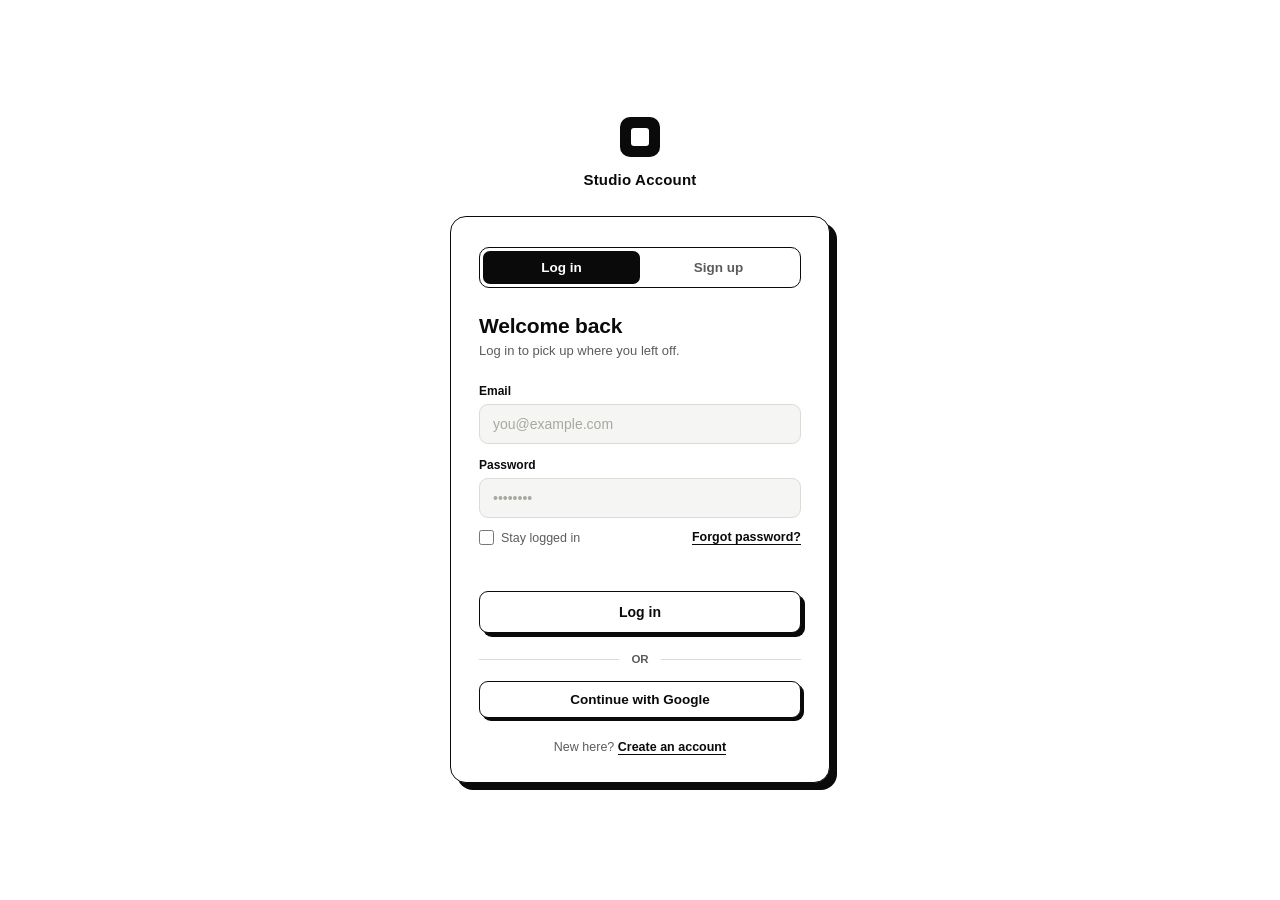
<file: Login Page/Login page.html>
<!DOCTYPE html>
<html lang="en">
<head>
    <meta charset="UTF-8">
    <meta name="viewport" content="width=device-width, initial-scale=1.0">
    <title>Document</title>
    <link rel="stylesheet" href="login page style.css"></link>
</head>
<body>

<div class="wrap">

  <div class="brand">
    <div class="brand-mark"></div>
    <h1>Studio Account</h1>
  </div>

  <div class="card">

    <div class="tabs" id="tabs">
      <div class="slider"></div>
      <button type="button" class="active" data-tab="login">Log in</button>
      <button type="button" data-tab="signup">Sign up</button>
    </div>

    <!-- LOGIN -->
    <div class="panel active" id="panel-login">
      <div style="width:100%">
        <h2>Welcome back</h2>
        <p class="subtitle">Log in to pick up where you left off.</p>

        <form id="form-login" novalidate>
          <div class="field">
            <label for="login-email">Email</label>
            <input type="email" id="login-email" placeholder="you@example.com" required>
          </div>
          <div class="field">
            <label for="login-password">Password</label>
            <input type="password" id="login-password" placeholder="••••••••" required>
          </div>
          <div class="row-between">
            <label class="remember">
              <input type="checkbox"> Stay logged in
            </label>
            <a href="#" class="link">Forgot password?</a>
          </div>
          <div class="error" id="login-error"></div>
          <button type="submit" class="btn-primary">Log in</button>
        </form>

        <div class="divider">OR</div>

        <button type="button" class="btn-secondary">Continue with Google</button>

        <p class="foot">New here? <a href="#" class="link" data-switch="signup">Create an account</a></p>
      </div>
    </div>

    <!-- SIGNUP -->
    <div class="panel" id="panel-signup">
      <div style="width:100%">
        <h2>Create your account</h2>
        <p class="subtitle">Takes less than a minute to get started.</p>

        <form id="form-signup" novalidate>
          <div class="field">
            <label for="signup-name">Full name</label>
            <input type="text" id="signup-name" placeholder="Jordan Lee" required>
          </div>
          <div class="field">
            <label for="signup-email">Email</label>
            <input type="email" id="signup-email" placeholder="you@example.com" required>
          </div>
          <div class="field">
            <label for="signup-password">Password</label>
            <input type="password" id="signup-password" placeholder="At least 8 characters" required minlength="8">
          </div>
          <div class="error" id="signup-error"></div>
          <button type="submit" class="btn-primary">Create account</button>
        </form>

        <div class="divider">OR</div>

        <button type="button" class="btn-secondary">Continue with Google</button>

        <p class="foot">Already have an account? <a href="#" class="link" data-switch="login">Log in</a></p>
      </div>
    </div>

  </div>
</div>
<script src="login page script.js"></script>
</body>
</html>
</file>
<file: Login Page/login page style.css>
:root{
    --bg: #FFFFFF;
    --ink: #0A0A0A;
    --ink-soft: #5C5C5C;
    --field-bg: #F5F5F4;
    --field-border: #DDDBD6;
    --shadow: #0A0A0A;
  }

  *{ box-sizing: border-box; margin:0; padding:0; }

  html,body{
    height:100%;
  }

  body{
    background: var(--bg);
    color: var(--ink);
    font-family: -apple-system, BlinkMacSystemFont, "Segoe UI", Helvetica, Arial, sans-serif;
    display:flex;
    align-items:center;
    justify-content:center;
    min-height:100vh;
    padding: 32px 20px;
  }

  .wrap{
    width:100%;
    max-width: 380px;
  }

  .brand{
    text-align:center;
    margin-bottom: 28px;
  }

  .brand-mark{
    width:40px;
    height:40px;
    background: var(--ink);
    margin: 0 auto 14px;
    border-radius: 10px;
    position:relative;
  }
  .brand-mark::after{
    content:"";
    position:absolute;
    inset: 11px;
    background: var(--bg);
    border-radius: 3px;
  }

  .brand h1{
    font-size: 15px;
    font-weight: 600;
    letter-spacing: 0.2px;
  }

  .card{
    background: var(--bg);
    border: 1.5px solid var(--ink);
    border-radius: 16px;
    padding: 30px 28px 28px;
    box-shadow: 7px 7px 0 var(--shadow);
  }

  .tabs{
    display:flex;
    border: 1.5px solid var(--ink);
    border-radius: 10px;
    padding: 3px;
    margin-bottom: 26px;
    position:relative;
  }

  .tabs button{
    flex:1;
    background: transparent;
    border:none;
    font-size: 13.5px;
    font-weight: 600;
    padding: 9px 0;
    cursor:pointer;
    color: var(--ink-soft);
    border-radius: 7px;
    position:relative;
    z-index:1;
    transition: color .18s ease;
    font-family: inherit;
  }

  .tabs button.active{
    color: var(--bg);
  }

  .tabs .slider{
    position:absolute;
    top:3px;
    left:3px;
    width: calc(50% - 3px);
    height: calc(100% - 6px);
    background: var(--ink);
    border-radius: 7px;
    transition: transform .22s cubic-bezier(.65,0,.35,1);
  }

  .tabs.signup .slider{
    transform: translateX(100%);
  }

  h2{
    font-size: 21px;
    font-weight: 700;
    margin-bottom: 4px;
    letter-spacing: -0.2px;
  }

  .subtitle{
    font-size: 13px;
    color: var(--ink-soft);
    margin-bottom: 24px;
    line-height: 1.4;
  }

  form{
    display:flex;
    flex-direction:column;
    gap: 14px;
  }

  .field{
    display:flex;
    flex-direction:column;
    gap: 6px;
  }

  .field label{
    font-size: 12px;
    font-weight: 600;
    color: var(--ink);
  }

  .field input{
    background: var(--field-bg);
    border: 1.5px solid var(--field-border);
    border-radius: 9px;
    padding: 11px 13px;
    font-size: 14px;
    color: var(--ink);
    font-family: inherit;
    outline: none;
    transition: border-color .15s ease, background .15s ease;
  }

  .field input::placeholder{
    color: #A9A7A0;
  }

  .field input:focus{
    background: var(--bg);
    border-color: var(--ink);
  }

  .field input:focus-visible{
    outline: 2px solid var(--ink);
    outline-offset: 1px;
  }

  .row-between{
    display:flex;
    align-items:center;
    justify-content:space-between;
    font-size: 12.5px;
    margin-top: -2px;
  }

  .remember{
    display:flex;
    align-items:center;
    gap: 7px;
    color: var(--ink-soft);
    cursor:pointer;
    user-select:none;
  }

  .remember input{
    width: 15px;
    height: 15px;
    accent-color: var(--ink);
    cursor:pointer;
  }

  .link{
    color: var(--ink);
    text-decoration: none;
    font-weight: 600;
    border-bottom: 1.5px solid var(--ink);
  }

  .btn-primary{
    margin-top: 6px;
    background: var(--bg);
    color: var(--ink);
    border: 1.5px solid var(--ink);
    border-radius: 9px;
    padding: 12px 0;
    font-size: 14px;
    font-weight: 700;
    cursor:pointer;
    font-family: inherit;
    box-shadow: 4px 4px 0 var(--shadow);
    transition: transform .12s ease, box-shadow .12s ease;
  }

  .btn-primary:hover{
    transform: translate(-2px,-2px);
    box-shadow: 6px 6px 0 var(--shadow);
  }

  .btn-primary:active{
    transform: translate(0,0);
    box-shadow: 1px 1px 0 var(--shadow);
  }

  .divider{
    display:flex;
    align-items:center;
    gap: 12px;
    margin: 20px 0 16px;
    color: var(--ink-soft);
    font-size: 11.5px;
    font-weight: 600;
  }

  .divider::before,
  .divider::after{
    content:"";
    flex:1;
    height:1px;
    background: var(--field-border);
  }

  .btn-secondary{
    width:100%;
    background: var(--bg);
    border: 1.5px solid var(--ink);
    border-radius: 9px;
    padding: 10px 0;
    font-size: 13.5px;
    font-weight: 600;
    cursor:pointer;
    font-family: inherit;
    display:flex;
    align-items:center;
    justify-content:center;
    gap: 9px;
    box-shadow: 3px 3px 0 var(--shadow);
    transition: transform .12s ease, box-shadow .12s ease;
    color: var(--ink);
  }

  .btn-secondary:hover{
    transform: translate(-1.5px,-1.5px);
    box-shadow: 4.5px 4.5px 0 var(--shadow);
  }

  .btn-secondary:active{
    transform: translate(0,0);
    box-shadow: 1px 1px 0 var(--shadow);
  }

  .foot{
    text-align:center;
    font-size: 12.5px;
    color: var(--ink-soft);
    margin-top: 22px;
  }

  .panel{ display:none; }
  .panel.active{ display:flex; }

  .error{
    font-size: 11.5px;
    color: #B3261E;
    min-height: 14px;
    margin-top: -2px;
  }

  @media (prefers-reduced-motion: reduce){
    *{ transition: none !important; }
  }
</file>
